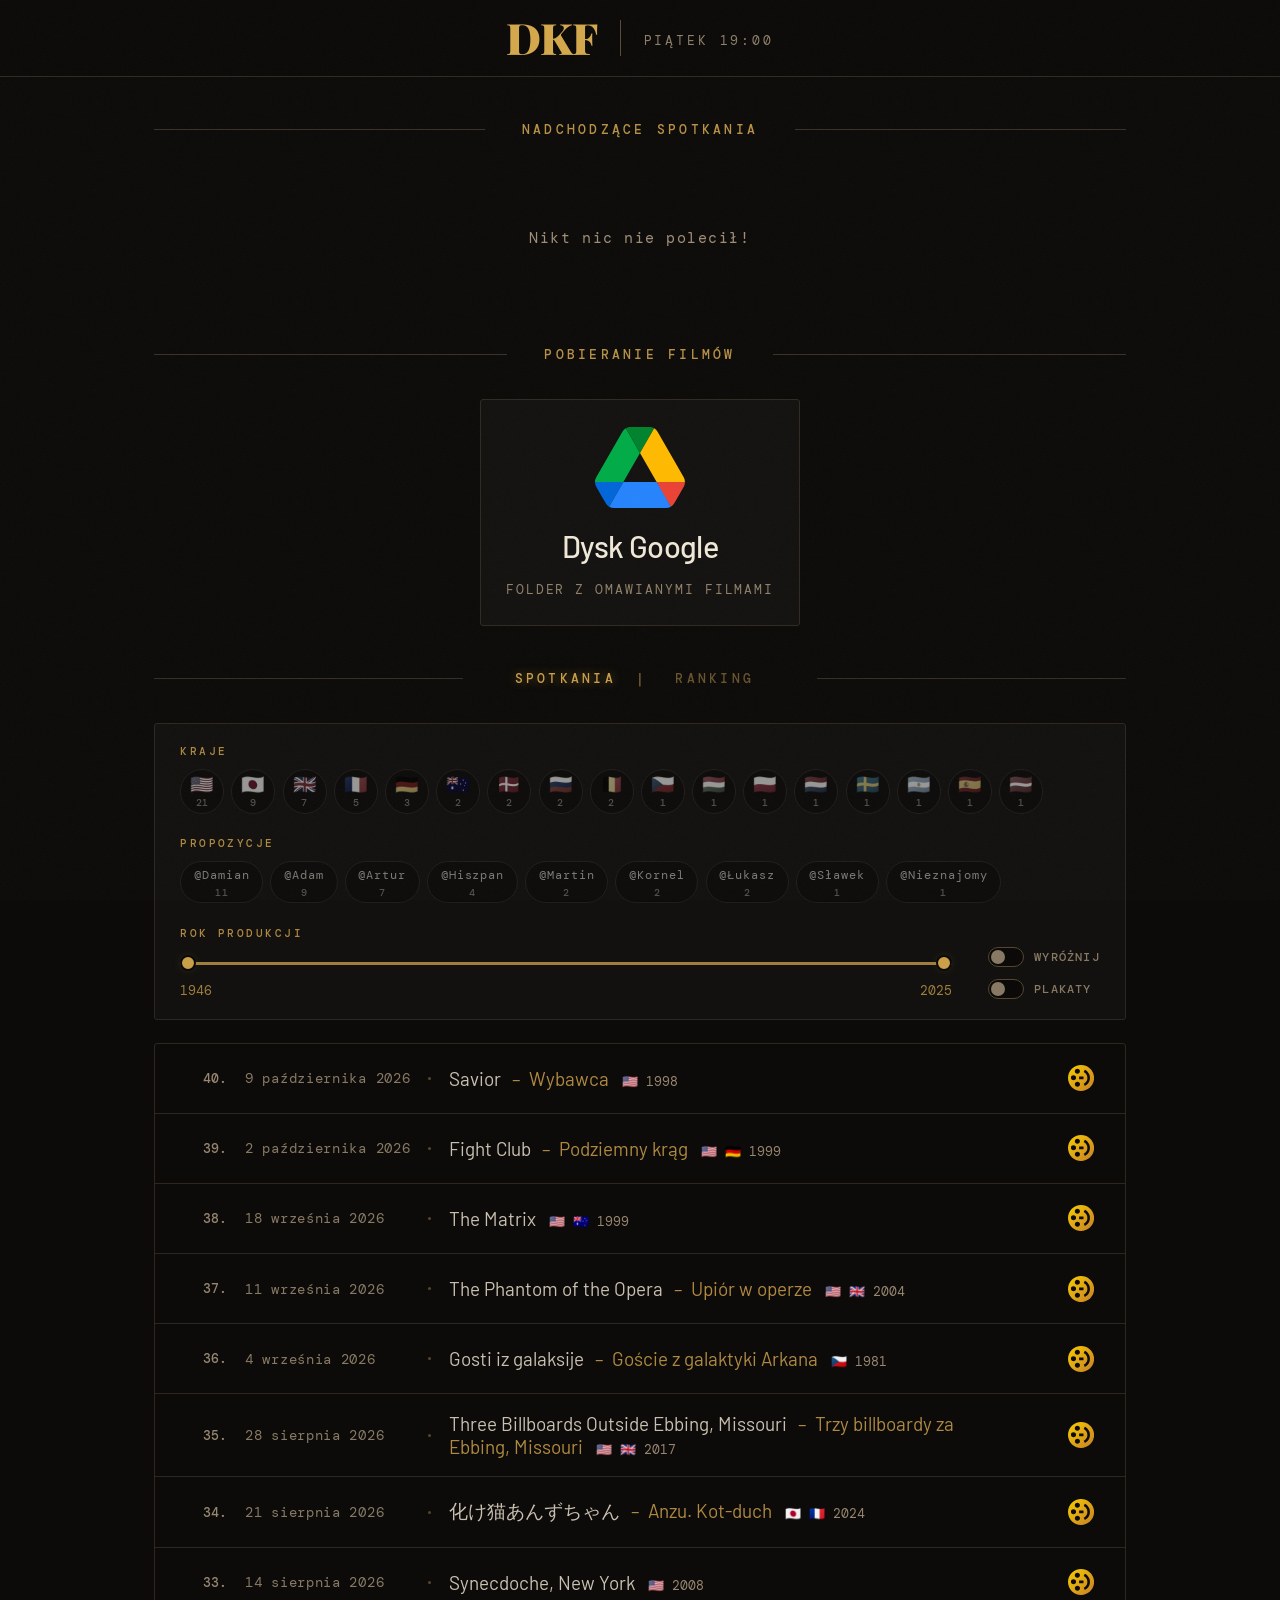
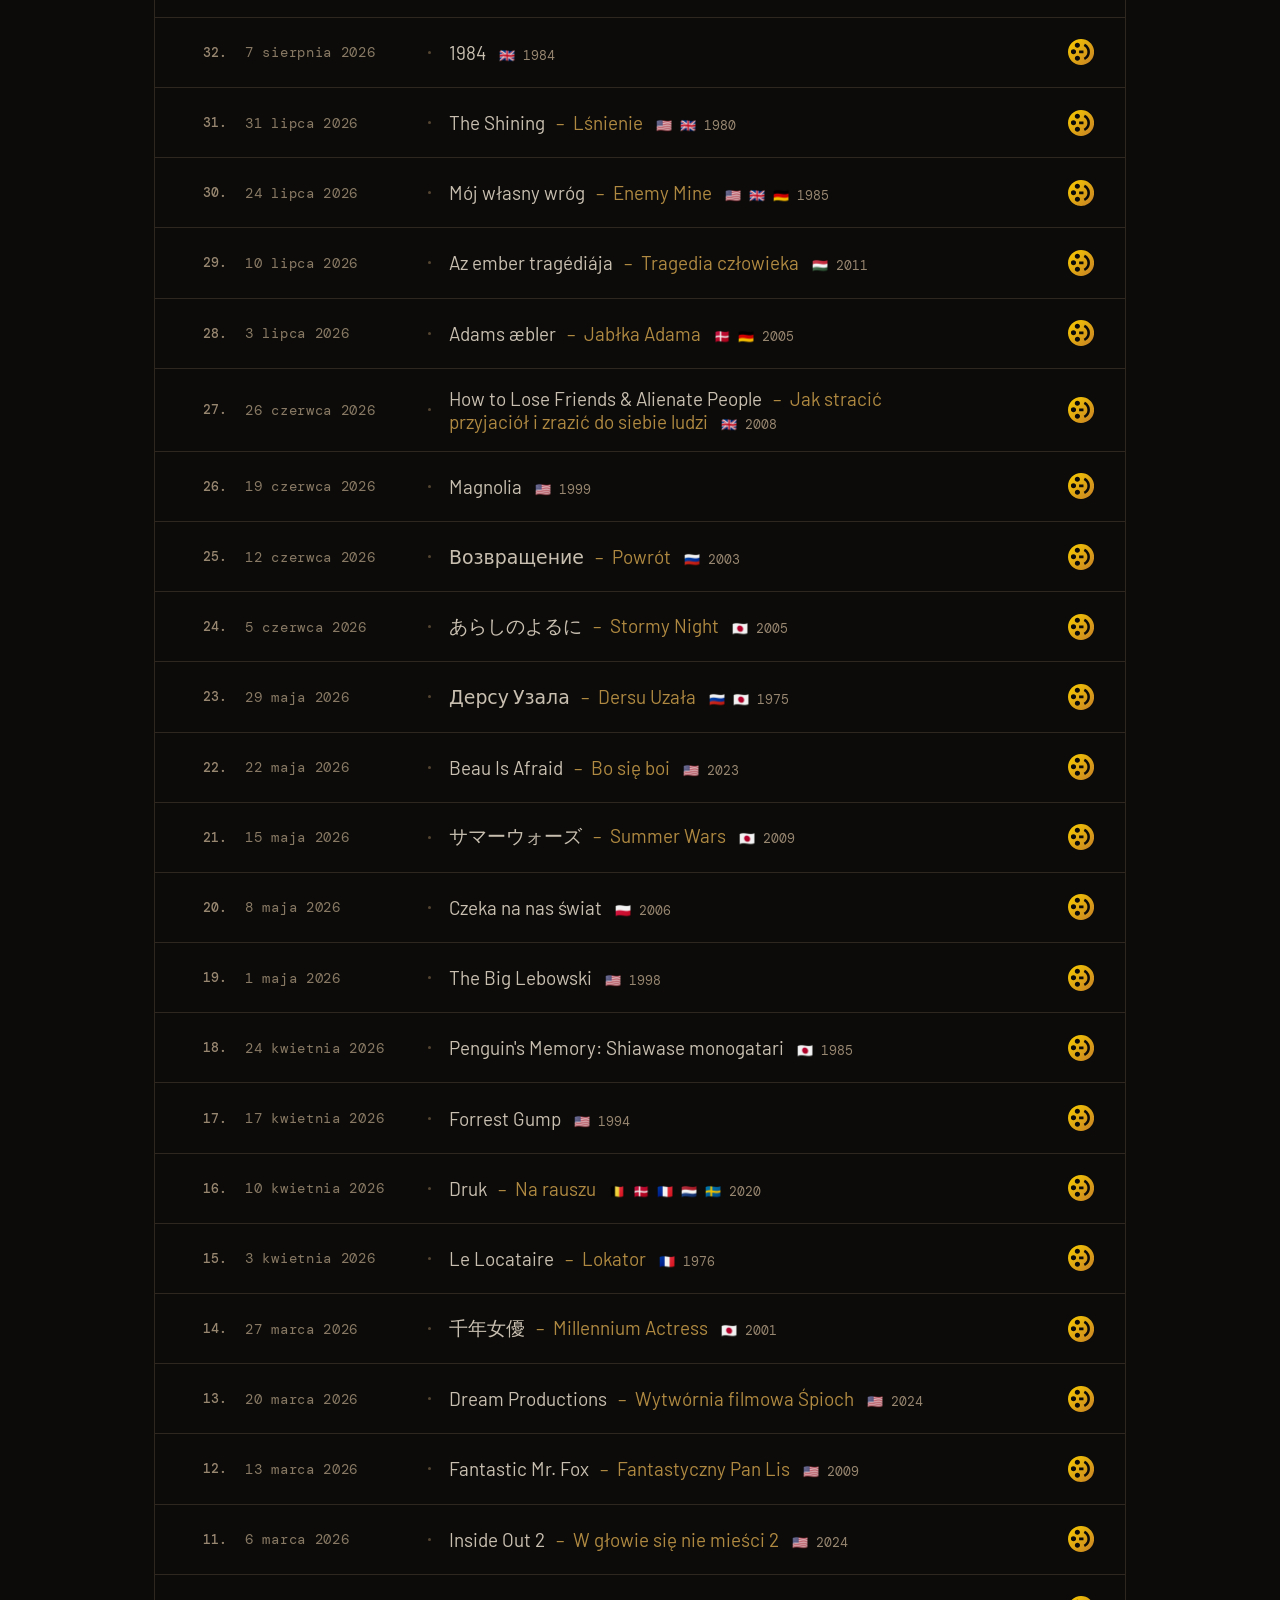
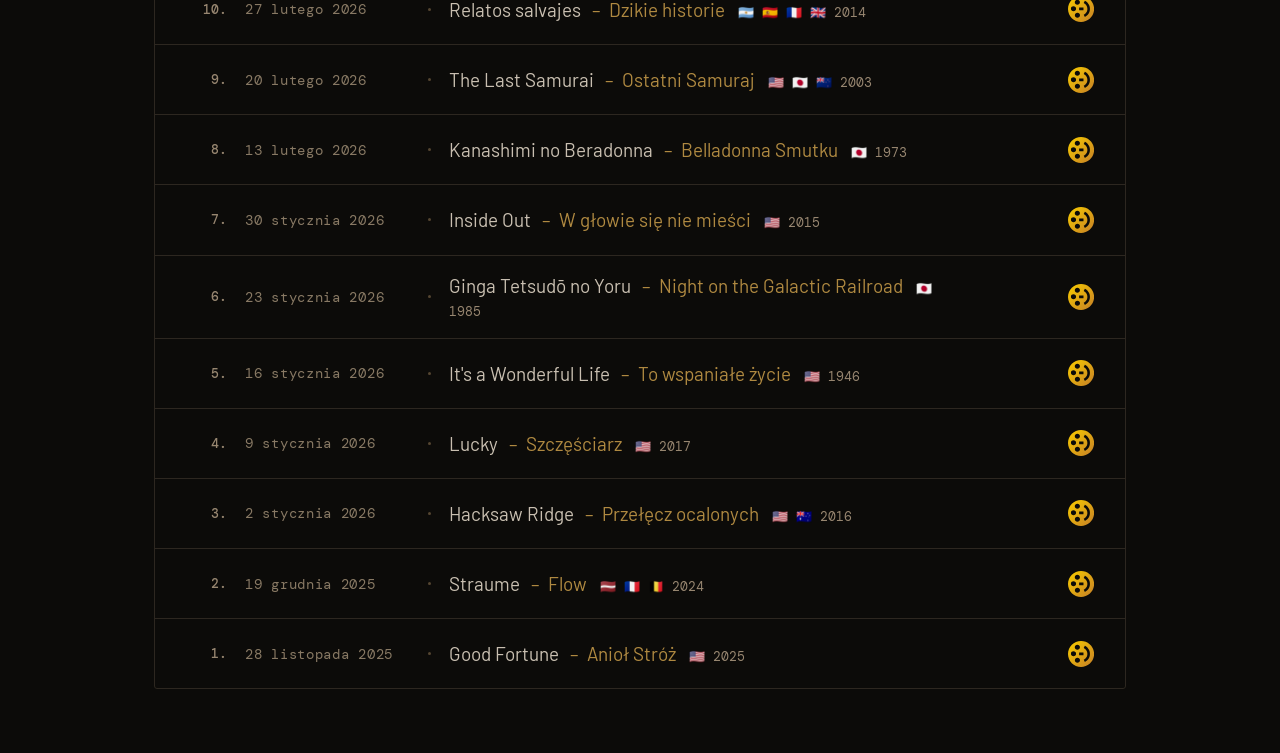
<file: dkf/index.html>
<!DOCTYPE html>
<html lang="pl">
<head>
  <meta charset="UTF-8" />
  <meta name="viewport" content="width=device-width, initial-scale=1.0" />
  <title>Dyskusyjny Klub Filmowy</title>
  <link rel="icon" type="image/png" href="favicon.png">
  <link rel="preconnect" href="https://fonts.googleapis.com" />
  <link rel="preconnect" href="https://fonts.gstatic.com" crossorigin />
  <link href="https://fonts.googleapis.com/css2?family=Playfair+Display:ital,wght@0,400;0,700;0,900;1,400;1,700&family=DM+Mono:wght@300;400;500&family=Barlow:wght@300;400;500;600&family=Google+Sans:wght@400;500&display=swap" rel="stylesheet" />
  <link rel="stylesheet" href="style.css" />
</head>

<body>
  <div class="grain-overlay"></div>

  <header>
    <div class="header-inner">
      <div class="header-logo">
        <span class="logo-dkf">DKF</span>
        <div class="logo-divider"></div>
        <div class="logo-text"><span class="logo-full">Piątek 19:00</span></div>
      </div>
    </div>
  </header>

  <main>
    <section class="upcoming-section">
      <div class="section-label">
        <span class="label-line"></span>
        <span class="label-text" id="label-upcoming" data-hint="Skopiuj listę nadchodzących spotkań">Nadchodzące spotkania</span>
        <span class="label-line"></span>
      </div>

      <div class="cards-grid" id="upcoming-cards"></div>

      <div class="empty-state hidden" id="upcoming-empty">
        <p>Nikt nic nie polecił!</p>
      </div>
    </section>

    <section class="download-section">
      <div class="section-label">
        <span class="label-line"></span>
        <a class="label-text label-link" href="https://drive.google.com/drive/folders/1pQmbtr6OxSjRZ9QuECT4Y2iY_wdzlDYW?usp=sharing" target="_blank" rel="noopener" data-hint="Dysk wymaga poproszenia o dostęp">Pobieranie filmów</a>
        <span class="label-line"></span>
      </div>

      <div class="cards-grid">
        <a class="drive-card" href="https://drive.google.com/drive/folders/1pQmbtr6OxSjRZ9QuECT4Y2iY_wdzlDYW?usp=sharing" target="_blank" rel="noopener" data-hint="Dysk wymaga poproszenia o dostęp">
          <div class="card-icon"><img src="gdrive.svg" alt="Google Drive" class="drive-icon-large" /></div>
          <h3 class="drive-title">Dysk Google</h3>
          <p class="drive-desc">Folder z omawianymi filmami</p>
        </a>
      </div>
    </section>

    <section class="archive-section">
      <div class="section-label section-label--archive-toggle">
        <span class="label-line"></span>
        <div class="archive-toggle" role="tablist" aria-label="Widok poprzednich spotkań">
          <button type="button" class="archive-toggle-option is-selected" id="toggle-meetings" role="tab" aria-selected="true" aria-controls="meetings-view" data-hint="Kliknij ponownie, aby skopiować listę spotkań">Spotkania</button>
          <span class="archive-toggle-divider" aria-hidden="true">|</span>
          <button type="button" class="archive-toggle-option" id="toggle-ranking" role="tab" aria-selected="false" aria-controls="ranking-view" data-hint="Przełącz na ranking">&nbsp;Ranking</button>
        </div>
        <span class="label-line"></span>
      </div>

      <div class="archive-view archive-view--meetings" id="meetings-view" role="tabpanel" aria-labelledby="toggle-meetings">
        <div class="filters" id="filters">
          <div class="filter-group">
            <span class="filter-label">Kraje</span>
            <div class="filter-countries" id="filter-countries"></div>
          </div>

          <div class="filter-group" id="filter-group-authors">
            <span class="filter-label">Propozycje</span>
            <div class="filter-authors" id="filter-authors"></div>
          </div>

          <div class="filter-group filter-group--year">
            <span class="filter-label">Rok produkcji</span>
            <div class="year-slider" id="year-slider">
              <div class="year-track">
                <div class="year-range" id="year-range"></div>
                <input type="range" id="year-min" class="year-input" />
                <input type="range" id="year-max" class="year-input" />
              </div>
              <div class="year-values">
                <span id="year-min-val">—</span>
                <span id="year-max-val">—</span>
              </div>
            </div>
          </div>

          <div class="filter-switches">
            <label class="switch-control">
              <input type="checkbox" id="show-all-toggle" />
              <span class="switch-track"><span class="switch-thumb"></span></span>
              <span class="switch-text">Wyróżnij</span>
            </label>
            <label class="switch-control">
              <input type="checkbox" id="poster-mode-toggle" />
              <span class="switch-track"><span class="switch-thumb"></span></span>
              <span class="switch-text">Plakaty</span>
            </label>
          </div>
        </div>

        <ul class="archive-list" id="archive-list"></ul>

        <div class="poster-grid hidden" id="archive-poster-grid"></div>

        <div class="empty-state hidden" id="archive-empty">
          <p>Brak omówionych filmów.</p>
        </div>
      </div>

      <div class="archive-view archive-view--ranking hidden" id="ranking-view" role="tabpanel" aria-labelledby="toggle-ranking">
        <div class="ranking-actions ranking-actions--top" id="ranking-actions">
          <button type="button" class="ranking-copy-btn" id="ranking-copy-btn" data-hint="Skopiuj listę filmów w rankingu">Skopiuj ranking</button>
          <button type="button" class="ranking-copy-btn ranking-code-btn" id="ranking-code-btn" data-hint="Skopiuj kod do przywracania rankingu">Skopiuj kod</button>
          <button type="button" class="ranking-copy-btn ranking-restore-btn" id="ranking-restore-btn" data-hint="Odtwórz ranking z kodu">Wczytaj z kodu</button>
        </div>

        <ul class="archive-list ranking-list" id="ranking-list"></ul>

        <div class="empty-state hidden" id="ranking-empty">
          <p>Brak filmów do ułożenia rankingu.</p>
        </div>
      </div>
    </section>
  </main>

  <script src="movies.js"></script>
  <script src="script.js"></script>
</body>
</html>
</file>
<file: dkf/style.css>
/* DYSKUSYJNY KLUB FILMOWY — style v8.1 */

:root {
  --bg:          #0c0b09;
  --bg-card:     #131210;
  --bg-card-h:   #1e1a14;
  --border:      #302a22;
  --border-h:    #5a4a34;
  --gold:        #d4a84c;
  --gold-dim:    #a98640;
  --gold-label:  #b99145;
  --gold-dark:   #6f5830;
  --gold-glow:   rgba(212, 168, 76, 0.14);
  --cream:       #f0e8d8;
  --muted:       #90806a;
  --text:        #d4cabb;
  --text-dim:    #a08e77;
  --fw-red:      #E4261A;
  --font-display: 'Playfair Display', Georgia, serif;
  --font-mono:    'DM Mono', 'Courier New', monospace;
  --font-body:    'Barlow', system-ui, sans-serif;
  --ease-smooth:  cubic-bezier(0.22, 1, 0.36, 1);
}

*, *::before, *::after { box-sizing: border-box; margin: 0; padding: 0; }

html {
  font-size: 18px;
  scroll-behavior: smooth;
}

body {
  background: var(--bg);
  color: var(--text);
  font-family: var(--font-body);
  font-weight: 300;
  min-height: 100vh;
  overflow-x: hidden;
}

body.has-footer main {
  padding-bottom: calc(clamp(2.5rem, 5vw, 4rem) + 76px) !important;
}

/* GRAIN OVERLAY */
.grain-overlay {
  pointer-events: none;
  position: fixed;
  inset: 0;
  z-index: 1000;
  opacity: 0.03;
  background-image: url("data:image/svg+xml,%3Csvg viewBox='0 0 256 256' xmlns='http://www.w3.org/2000/svg'%3E%3Cfilter id='noise'%3E%3CfeTurbulence type='fractalNoise' baseFrequency='0.9' numOctaves='4' stitchTiles='stitch'/%3E%3C/filter%3E%3Crect width='100%25' height='100%25' filter='url(%23noise)'/%3E%3C/svg%3E");
  background-size: 200px 200px;
}

/* HEADER */
header {
  position: sticky;
  top: 0;
  z-index: 100;
  background: rgba(12, 11, 9, 0.93);
  backdrop-filter: blur(16px);
  border-bottom: 1px solid var(--border);
}

.header-inner {
  max-width: 1100px;
  margin: 0 auto;
  padding: 0 clamp(1.25rem, 5vw, 4rem);
  height: 76px;
  display: flex;
  align-items: center;
  justify-content: center;
}

.header-logo {
  display: flex;
  align-items: center;
  gap: clamp(0.75rem, 2vw, 1.25rem);
  flex-wrap: wrap;
  justify-content: center;
}

.logo-dkf {
  font-family: var(--font-display);
  font-size: 2.4rem;
  font-weight: 900;
  color: var(--gold);
  letter-spacing: -0.02em;
  line-height: 1;
}

.logo-divider {
  width: 1px;
  height: 2rem;
  background: var(--border-h);
}

.logo-full {
  font-family: var(--font-mono);
  font-size: 0.72rem;
  font-weight: 400;
  letter-spacing: 0.22em;
  text-transform: uppercase;
  color: var(--muted);
}

/* MAIN */
main {
  max-width: 1100px;
  margin: 0 auto;
  padding: clamp(1.5rem, 3vw, 2.25rem) clamp(1.25rem, 5vw, 4rem) clamp(2.5rem, 5vw, 4rem);
  display: flex;
  flex-direction: column;
  gap: clamp(1.75rem, 3vw, 2.25rem);
}

/* SECTION LABELS */
.section-label {
  display: flex;
  align-items: center;
  gap: 1.5rem;
  margin-bottom: clamp(1.25rem, 2.5vw, 1.75rem);
}

.label-line {
  flex: 1;
  height: 1px;
  background: #3a3128;
  transition: background 0.3s ease;
}

.label-text {
  font-family: var(--font-mono);
  font-size: 0.72rem;
  font-weight: 500;
  letter-spacing: 0.25em;
  text-transform: uppercase;
  color: var(--gold-label);
  white-space: nowrap;
  cursor: pointer;
  user-select: none;
  position: relative;
  padding: 0.4em 0.8em;
  border-radius: 2px;
  transition: color 0.25s ease, text-shadow 0.25s ease;
}

.label-text::after {
  content: '';
  position: absolute;
  bottom: -2px;
  left: 0.8em;
  right: 0.8em;
  height: 1px;
  background: var(--gold-label);
  opacity: 0;
  transition: opacity 0.25s ease;
}

.label-link {
  text-decoration: none;
  display: inline-block;
}

.section-label:hover .label-text {
  color: var(--gold);
  text-shadow: 0 0 12px rgba(212, 168, 76, 0.7), 0 0 30px rgba(212, 168, 76, 0.35), 0 0 60px rgba(212, 168, 76, 0.15);
}

.section-label:hover .label-text::after { opacity: 1; }
.section-label:hover .label-line { background: var(--border-h); }

.section-label:active .label-text {
  color: var(--cream);
  text-shadow: 0 0 20px rgba(240, 232, 216, 0.6);
}

/* HINT POPUP — small unobtrusive tooltip */
.hint-popup {
  position: fixed;
  z-index: 2000;
  transform: translate(-50%, -100%) translateY(4px) scale(0.96);
  background: var(--bg-card-h);
  border: 1px solid var(--border-h);
  color: var(--cream);
  font-family: var(--font-mono);
  font-size: 0.6rem;
  font-weight: 400;
  letter-spacing: 0.08em;
  padding: 0.45em 0.8em;
  border-radius: 5px;
  white-space: nowrap;
  pointer-events: none;
  opacity: 0;
  box-shadow: 0 6px 20px rgba(0,0,0,0.5);
  transition: opacity 0.18s var(--ease-smooth), transform 0.18s var(--ease-smooth);
  max-width: 400px;
  overflow: hidden;
  text-overflow: ellipsis;
}

.hint-popup::after {
  content: '';
  position: absolute;
  top: 100%;
  left: 50%;
  transform: translateX(-50%);
  border: 5px solid transparent;
  border-top-color: var(--border-h);
}

.hint-popup.is-visible {
  opacity: 1;
  transform: translate(-50%, -100%) translateY(0) scale(1);
}

/* ARCHIVE / RANKING TOGGLE HEADER */
.archive-toggle {
  width: min(300px, 100%);
  display: grid;
  grid-template-columns: minmax(0, 1fr) auto minmax(0, 1fr);
  align-items: center;
  column-gap: 1.05rem;
}

.archive-toggle-divider {
  justify-self: center;
  font-family: var(--font-mono);
  font-size: 0.72rem;
  color: var(--gold-label);
  transition: color 0.25s ease, text-shadow 0.25s ease;
}

.archive-toggle-option {
  appearance: none;
  border: none;
  background: transparent;
  font-family: var(--font-mono);
  font-size: 0.72rem;
  font-weight: 500;
  letter-spacing: 0.25em;
  text-transform: uppercase;
  color: var(--gold-dark);
  cursor: pointer;
  user-select: none;
  padding: 0.4em 0.1em;
  border-radius: 2px;
  transition: color 0.25s ease, text-shadow 0.25s ease, opacity 0.2s ease;
}

.archive-toggle-option:first-child { justify-self: end; text-align: right; }
.archive-toggle-option:last-child { justify-self: start; text-align: left; }

.archive-toggle-option.is-selected {
  color: var(--gold);
  text-shadow: 0 0 12px rgba(212, 168, 76, 0.55), 0 0 30px rgba(212, 168, 76, 0.22);
}

.archive-toggle-option:not(.is-selected):hover { color: var(--gold-label); }
.archive-toggle-option:active { opacity: 0.7; }

.section-label:hover .archive-toggle-divider {
  color: var(--gold);
  text-shadow: 0 0 12px rgba(212, 168, 76, 0.35);
}

/* style.css */

/* CARDS GRID */
.cards-grid {
  display: flex;
  flex-wrap: wrap;
  gap: 1.5rem;
  justify-content: center;
}

.cards-grid > * {
  flex: 1 1 calc((100% - 3rem) / 3 - 1px);
  max-width: 320px;
}

.download-section .cards-grid > * {
  width: auto;
  flex: 0 1 320px;
  min-width: 280px;
}

/* MOVIE CARD */
.movie-card {
  background: var(--bg-card);
  border: 1px solid var(--border);
  border-radius: 3px;
  width: 100%;
  min-height: 420px;
  display: flex;
  flex-direction: column;
  align-items: center;
  text-align: center;
  overflow: hidden;
  position: relative;
  cursor: pointer;
  transition: border-color 0.3s ease, transform 0.4s var(--ease-smooth), box-shadow 0.4s var(--ease-smooth), background 0.3s ease;
  animation: fadeInUp 0.5s ease both;
}

.movie-card::before {
  content: '';
  position: absolute;
  inset: 0;
  background-image: linear-gradient(180deg, rgba(19, 18, 16, 0.4) 0%, rgba(19, 18, 16, 0.85) 100%), var(--poster-url, none);
  background-size: cover;
  background-position: center;
  opacity: 0.3;
  filter: grayscale(0.2);
  transition: opacity 0.4s ease, filter 0.4s ease;
  z-index: 0;
}

.movie-card::after {
  content: '';
  position: absolute;
  top: 0;
  left: 0;
  right: 0;
  height: 2px;
  background: linear-gradient(90deg, transparent, var(--gold-dim), transparent);
  opacity: 0;
  transition: opacity 0.3s ease;
  z-index: 2;
}

.movie-card:hover {
  border-color: var(--border-h);
  transform: translateY(-6px);
  box-shadow: 0 26px 70px rgba(0,0,0,0.72), 0 6px 22px rgba(0,0,0,0.4), 0 0 0 1px var(--border-h);
  background: var(--bg-card-h);
}

.movie-card:hover::before {
  background-image: linear-gradient(180deg, rgba(19, 18, 16, 0.1) 0%, rgba(19, 18, 16, 0.45) 100%), var(--poster-url, none);
  opacity: 1;
  filter: grayscale(0);
}

/* HOVER EFFECT: Makes details transparent to reveal the background, but uses high-contrast drop contours for clarity */
.movie-card:hover .date-day,
.movie-card:hover .date-month-year,
.movie-card:hover .card-title,
.movie-card:hover .card-alt,
.movie-card:hover .card-year {
  opacity: 0.75;
  text-shadow:
    0 1px 2px rgba(12, 11, 9, 0.95),  /* Sharp black contour boundary */
    0 3px 8px rgba(12, 11, 9, 0.8),   /* Dark focus barrier */
    0 8px 20px rgba(12, 11, 9, 0.6);  /* Wide ambient drop overlay */
}

.movie-card:hover::after { opacity: 1; }

.movie-card.is-today {
  border-color: var(--gold-dim);
  box-shadow: 0 0 0 1px var(--gold-dim), 0 0 50px var(--gold-glow);
}

.movie-card.is-today::after {
  opacity: 1;
  background: linear-gradient(90deg, transparent, var(--gold), transparent);
}

.movie-card.is-past { opacity: 0.72; }

.movie-card > * {
  position: relative;
  z-index: 1;
}

.card-date {
  width: 100%;
  padding: 0.5rem 1.5rem 1rem;
  display: flex;
  flex-direction: column;
  align-items: center;
  background: linear-gradient(180deg, rgba(212,168,76,0.06) 0%, transparent 100%);
  position: relative;
}

.card-count {
  position: absolute;
  top: 0.6rem;
  right: 0.9rem;
  font-family: var(--font-mono);
  font-size: 0.7rem;
  font-weight: 500;
  letter-spacing: 0.08em;
  color: var(--gold-dim);
  background: rgba(48, 42, 34, 0.55);
  border: 1px solid rgba(212, 168, 76, 0.18);
  padding: 0.2em 0.55em;
  border-radius: 999px;
  backdrop-filter: blur(4px);
}

.date-day {
  font-family: var(--font-display);
  font-size: 6rem;
  font-weight: 900;
  color: var(--cream);
  line-height: 1;
  letter-spacing: -0.04em;
  transition: opacity 0.35s var(--ease-smooth), text-shadow 0.35s var(--ease-smooth);
}

.date-gap { height: 0.9rem; }

.date-month-year {
  font-family: var(--font-mono);
  font-size: 0.85rem;
  font-weight: 400;
  color: var(--gold-dim);
  letter-spacing: 0.22em;
  text-transform: uppercase;
  line-height: 1;
  transition: opacity 0.35s var(--ease-smooth), text-shadow 0.35s var(--ease-smooth);
}

.badge-today {
  display: inline-block;
  margin-top: 1rem;
  font-family: var(--font-mono);
  font-size: 0.6rem;
  letter-spacing: 0.2em;
  text-transform: uppercase;
  background: var(--gold);
  color: var(--bg);
  padding: 0.3em 0.9em;
  border-radius: 1px;
  font-weight: 500;
}

.card-divider {
  width: calc(100% - 2.5rem);
  height: 1px;
  background: linear-gradient(90deg, transparent, var(--border-h), transparent);
  margin: 1.25rem 0 0;
}

.card-info {
  padding: 1.75rem 1.5rem;
  display: flex;
  flex-direction: column;
  align-items: center;
  justify-content: center;
  gap: 0.75rem;
  flex: 1;
  width: 100%;
}

.card-title {
  font-family: var(--font-display);
  font-size: 1.60rem;
  font-weight: 700;
  color: var(--cream);
  line-height: 1.2;
  letter-spacing: -0.01em;
  transition: opacity 0.35s var(--ease-smooth), text-shadow 0.35s var(--ease-smooth);
}

/* main card altName — NOT italic, same display font as title, distinct colour */
.card-alt {
  font-family: var(--font-display);
  font-style: normal;
  font-size: 1.1rem;
  color: var(--gold-label);
  line-height: 1.3;
  transition: opacity 0.35s var(--ease-smooth), text-shadow 0.35s var(--ease-smooth);
}

.card-year {
  font-family: var(--font-mono);
  font-size: 0.8rem;
  font-weight: 400;
  color: var(--text-dim);
  letter-spacing: 0.18em;
  margin-top: 0.6rem;
  transition: opacity 0.35s var(--ease-smooth), text-shadow 0.35s var(--ease-smooth);
}

.card-author {
  font-family: var(--font-mono);
  font-size: 0.7rem;
  font-weight: 400;
  letter-spacing: 0.15em;
  color: var(--cream);
  padding: 0.3em 0.85em;
  border-radius: 999px;
  margin-top: 0.3rem;
  line-height: 1.4;

  /* Transitions */
  transition: opacity 0.3s ease, text-shadow 0.3s ease, background 0.3s ease, border-color 0.3s ease;

  /* --- High Transparency, Low Blur Glass --- */
  background: rgba(12, 11, 9, 0.45);   /* Darker backing for contrast */
  -webkit-backdrop-filter: blur(1px);  /* Safari support */
  backdrop-filter: blur(1px);          /* 1px blur */
  
  /* Delicate light-catching rim */
  border: 1px solid rgba(240, 232, 218, 0.15); 
  
  /* Specular top reflection + soft drop shadow */
  box-shadow: 
    0 3px 8px rgba(0, 0, 0, 0.3), 
    inset 0 1px 0 rgba(255, 255, 255, 0.12);
}

.card-link {
  width: 100%;
  display: flex;
  align-items: center;
  justify-content: center;
  padding: 0.8rem 1.5rem;
  border-top: 1px solid var(--border);
  transition: background 0.2s ease;
  margin-top: auto;
  text-decoration: none;
}

.card-link:hover { background: rgba(212,168,76,0.06); }

.filmweb-logo-full {
  height: 29px;
  width: auto;
  display: block;
  transition: transform 0.25s var(--ease-smooth), filter 0.25s ease;
}

.card-link:hover .filmweb-logo-full {
  transform: scale(1.08);
  filter: drop-shadow(0 0 8px rgba(212, 169, 76, 0.368)) drop-shadow(0 0 24px rgba(212, 168, 76, 0.12));
}

/* POSTER GRID (archive poster mode) — inverse of upcoming: image first, dim+info on hover */
.poster-grid {
  display: flex;
  flex-wrap: wrap;
  gap: 1.1rem;
  justify-content: center;
  animation: fadeInUp 0.4s var(--ease-smooth) both;
}

.poster-card {
  position: relative;
  width: calc((100% - 3.3rem) / 4);
  aspect-ratio: 2 / 3;
  border: 1px solid var(--border);
  border-radius: 3px;
  overflow: hidden;
  cursor: pointer;
  background: var(--bg-card);
  transition: border-color 0.3s ease, transform 0.4s var(--ease-smooth), box-shadow 0.4s var(--ease-smooth);
  animation: fadeInUp 0.4s var(--ease-smooth) both;
}

.poster-card:hover {
  border-color: var(--border-h);
  transform: translateY(-5px);
  box-shadow: 0 22px 60px rgba(0,0,0,0.7), 0 5px 18px rgba(0,0,0,0.4), 0 0 0 1px var(--border-h);
}

.poster-card.is-filtered-out { opacity: 0.38; }

.poster-card.is-filtered-out::after {
  content: '';
  position: absolute;
  inset: 0;
  z-index: 0; /* Sits above the image */
  pointer-events: none; /* Ensures the card is still clickable/hoverable */
  background: repeating-linear-gradient(
    -45deg,
    transparent,
    transparent 8px,
    rgba(0, 0, 0, 0.5) 8px,
    rgba(0, 0, 0, 0.5) 16px
  );
}

.poster-card-img {
  position: absolute;
  inset: 0;
  background-size: cover;
  background-position: center;
  display: flex;
  align-items: center;
  justify-content: center;
  transition: filter 0.4s ease, transform 0.5s var(--ease-smooth);
  background-color: var(--bg-card);
}

.poster-card:hover .poster-card-img {
  filter: brightness(0.22) grayscale(0.3);
  transform: scale(1.05);
}

.poster-card-noimg {
  font-family: var(--font-display);
  font-size: 1.1rem;
  color: var(--muted);
  text-align: center;
  padding: 1rem;
}

.poster-card-overlay {
  position: absolute;
  inset: 0;
  display: flex;
  flex-direction: column;
  align-items: center;
  justify-content: center;
  text-align: center;
  gap: 0.4rem;
  padding: 1rem;
  opacity: 0;
  transform: translateY(8px);
  transition: opacity 0.35s var(--ease-smooth), transform 0.35s var(--ease-smooth);
  z-index: 1;
}

.poster-card:hover .poster-card-overlay {
  opacity: 1;
  transform: translateY(0);
}

.poster-card-count {
  font-family: var(--font-mono);
  font-size: 0.65rem;
  font-weight: 500;
  letter-spacing: 0.1em;
  color: var(--gold);
  background: rgba(48, 42, 34, 0.5);
  border: 1px solid rgba(212, 168, 76, 0.25);
  padding: 0.2em 0.6em;
  border-radius: 999px;
  margin-bottom: 0.2rem;
}

.poster-card-title {
  font-family: var(--font-display);
  font-size: 1.15rem;
  font-weight: 700;
  color: var(--cream);
  line-height: 1.2;
}

.poster-card-alt {
  font-family: var(--font-display);
  font-style: normal;
  font-size: 0.85rem;
  color: var(--gold-label);
  line-height: 1.25;
}

.poster-card-meta {
  font-family: var(--font-mono);
  font-size: 0.68rem;
  font-weight: 400;
  letter-spacing: 0.12em;
  color: var(--text);
}

.poster-card-date {
  font-family: var(--font-mono);
  font-size: 0.6rem;
  font-weight: 400;
  letter-spacing: 0.08em;
  color: var(--muted);
}

.poster-card-author {
  font-family: var(--font-mono);
  font-size: 0.58rem;
  letter-spacing: 0.1em;
  color: var(--cream);
  background: rgba(48, 42, 34, 0.5);
  border: 1px solid rgba(212, 168, 76, 0.2);
  padding: 0.2em 0.65em;
  border-radius: 999px;
  margin-top: 0.15rem;
}

.poster-card-link {
  display: flex;
  align-items: center;
  justify-content: center;
  margin-top: 0.5rem;
  padding: 0.2rem;
  border-radius: 5px;
  text-decoration: none;
}

.poster-card-link:hover .filmweb-logo-sq {
  transform: scale(1.12);
  filter: drop-shadow(0 0 8px rgba(212, 169, 76, 0.368));
}

/* FILTERS */
.filters {
  display: flex;
  flex-wrap: wrap;
  align-items: flex-start;
  gap: 1.25rem 2rem;
  padding: 1.1rem 1.4rem;
  margin-bottom: 1.25rem;
  border: 1px solid var(--border);
  border-radius: 3px;
  background: var(--bg-card);
}

.filter-group {
  display: flex;
  flex-direction: column;
  gap: 0.6rem;
  min-width: 0;
}

.filter-group--year { flex: 1; min-width: 220px; }

.filter-label {
  font-family: var(--font-mono);
  font-size: 0.62rem;
  font-weight: 500;
  letter-spacing: 0.22em;
  text-transform: uppercase;
  color: var(--gold-label);
}

.filter-countries {
  display: flex;
  flex-wrap: wrap;
  gap: 0.4rem;
}

/* interactive chip = rounded; inner content blocks = squared */
.country-chip {
  appearance: none;
  border: 1px solid var(--border);
  background: var(--bg);
  border-radius: 999px;
  padding: 0.32rem 0.5rem 0.28rem;
  cursor: pointer;
  line-height: 1;
  font-size: 1rem;
  filter: grayscale(0.6);
  opacity: 0.6;
  display: flex;
  flex-direction: column;
  align-items: center;
  gap: 0.2rem;
  transition: opacity 0.2s ease, border-color 0.2s ease, filter 0.2s ease, transform 0.18s var(--ease-smooth), box-shadow 0.2s ease;
}

.country-chip:hover { opacity: 0.9; border-color: var(--border-h); transform: translateY(-2px); }

.country-chip.is-active {
  opacity: 1;
  filter: grayscale(0);
  border-color: var(--gold-dim);
  box-shadow: 0 0 14px var(--gold-glow);
}

.country-flag { font-size: 1.05rem; }

.country-count {
  font-family: var(--font-mono);
  font-size: 0.55rem;
  font-weight: 500;
  letter-spacing: 0.05em;
  color: var(--muted);
  line-height: 1;
}

/* AUTHOR FILTER CHIPS */
.filter-authors {
  display: flex;
  flex-wrap: wrap;
  gap: 0.4rem;
}

.author-chip {
  appearance: none;
  border: 1px solid var(--border);
  background: var(--bg);
  border-radius: 999px;
  padding: 0.32rem 0.7rem 0.28rem;
  cursor: pointer;
  line-height: 1;
  filter: grayscale(0.6);
  opacity: 0.6;
  display: flex;
  flex-direction: column;
  align-items: center;
  gap: 0.2rem;
  transition: opacity 0.2s ease, border-color 0.2s ease, filter 0.2s ease, transform 0.18s var(--ease-smooth), box-shadow 0.2s ease;
}

.author-chip:hover { opacity: 0.9; border-color: var(--border-h); transform: translateY(-2px); }

.author-chip.is-active {
  opacity: 1;
  filter: grayscale(0);
  border-color: var(--gold-dim);
  background: rgba(138, 110, 56, 0.18);
  box-shadow: 0 0 14px var(--gold-glow);
}

.author-chip-name {
  font-family: var(--font-mono);
  font-size: 0.68rem;
  font-weight: 400;
  letter-spacing: 0.08em;
  color: var(--text);
  line-height: 1.3;
}

.author-bubble {
  font-family: var(--font-mono);
  font-size: 0.6rem;
  font-weight: 400;
  letter-spacing: 0.1em;
  color: var(--cream);
  padding: 0.26em 0.7em;
  border-radius: 999px;
  white-space: nowrap;
  flex-shrink: 0;
  line-height: 1.4;
  align-self: center;
  transition: background 0.25s ease, border-color 0.25s ease, opacity 0.25s ease, text-shadow 0.25s ease;

  /* --- High Transparency, Low Blur Glass --- */
  background: rgba(12, 11, 9, 0.4);
  -webkit-backdrop-filter: blur(1px);
  backdrop-filter: blur(1px);
  border: 1px solid rgba(240, 232, 218, 0.12);
  box-shadow: 
    0 2px 6px rgba(0, 0, 0, 0.25),
    inset 0 1px 0 rgba(255, 255, 255, 0.1);
}

.archive-item:hover .author-bubble {
  /* Darkens slightly on hover to maintain legibility against highlighted backgrounds */
  background: rgba(12, 11, 9, 0.6);
  border-color: rgba(212, 168, 76, 0.25);
}

/* YEAR DUAL-SLIDER */
.year-slider { width: 100%; }

.year-track {
  position: relative;
  height: 1.4rem;
  display: flex;
  align-items: center;
}

.year-track::before {
  content: '';
  position: absolute;
  left: 0;
  right: 0;
  height: 3px;
  border-radius: 3px;
  background: var(--border);
}

.year-range {
  position: absolute;
  height: 3px;
  border-radius: 3px;
  background: var(--gold-dim);
}

.year-input {
  position: absolute;
  left: 0;
  width: 100%;
  margin: 0;
  background: none;
  pointer-events: none;
  -webkit-appearance: none;
  appearance: none;
}

.year-input::-webkit-slider-thumb {
  -webkit-appearance: none;
  appearance: none;
  pointer-events: auto;
  width: 16px;
  height: 16px;
  border-radius: 50%;
  background: var(--gold);
  border: 2px solid var(--bg);
  cursor: pointer;
  box-shadow: 0 0 8px var(--gold-glow);
  transition: transform 0.15s var(--ease-smooth);
}

.year-input::-webkit-slider-thumb:hover { transform: scale(1.15); }

.year-input::-moz-range-thumb {
  pointer-events: auto;
  width: 16px;
  height: 16px;
  border-radius: 50%;
  background: var(--gold);
  border: 2px solid var(--bg);
  cursor: pointer;
}

.year-input::-moz-range-track { background: transparent; }

.year-values {
  display: flex;
  justify-content: space-between;
  font-family: var(--font-mono);
  font-size: 0.72rem;
  font-weight: 400;
  color: var(--gold-dim);
  margin-top: 0.35rem;
}

.year-slider--single .year-input { display: none; }
.year-slider--single .year-track::before,
.year-slider--single .year-range { display: none; }
.year-slider--single .year-values { justify-content: center; }
.year-slider--single #year-max-val { display: none; }

/* FILTER SWITCHES */
.filter-switches {
  display: flex;
  flex-direction: column;
  gap: 0.7rem;
  align-self: flex-end;
}

.switch-control {
  display: flex;
  align-items: center;
  gap: 0.6rem;
  cursor: pointer;
  user-select: none;
}

.switch-control input { position: absolute; opacity: 0; pointer-events: none; }

.switch-track {
  position: relative;
  width: 36px;
  height: 20px;
  border-radius: 999px;
  background: var(--bg);
  border: 1px solid var(--border-h);
  flex-shrink: 0;
  transition: background 0.3s var(--ease-smooth), border-color 0.3s var(--ease-smooth);
}

.switch-thumb {
  position: absolute;
  top: 50%;
  left: 2px;
  transform: translateY(-50%);
  width: 14px;
  height: 14px;
  border-radius: 50%;
  background: var(--muted);
  transition: transform 0.3s var(--ease-smooth), background 0.3s var(--ease-smooth), box-shadow 0.3s var(--ease-smooth);
}

.switch-control input:checked + .switch-track {
  background: var(--gold-dim);
  border-color: var(--gold);
}

.switch-control input:checked + .switch-track .switch-thumb {
  transform: translateY(-50%) translateX(16px);
  background: var(--cream);
  box-shadow: 0 0 8px var(--gold-glow);
}

.switch-control:hover .switch-track { border-color: var(--gold-dim); }

.switch-text {
  font-family: var(--font-mono);
  font-size: 0.66rem;
  font-weight: 500;
  letter-spacing: 0.1em;
  text-transform: uppercase;
  color: var(--muted);
  transition: color 0.25s ease;
}

.switch-control input:checked ~ .switch-text { color: var(--gold-label); }

/* ARCHIVE — numbered list */
.archive-section { opacity: 0.95; }

.archive-list {
  list-style: none;
  border: 1px solid var(--border);
  border-radius: 3px;
  overflow: hidden;
  animation: fadeInUp 0.4s var(--ease-smooth) both;
}

.archive-item {
  display: grid;
  grid-template-columns: 2.5rem 165px auto 1fr auto auto;
  align-items: center;
  gap: 1rem;
  padding: 1rem 1.5rem;
  border-bottom: 1px solid var(--border);
  transition: background 0.2s ease, opacity 0.2s ease, box-shadow 0.25s ease;
  cursor: pointer;
}

.archive-item:last-child { border-bottom: none; }
.archive-item:hover {
  background: var(--bg-card);
  box-shadow: inset 0 0 0 1px var(--border-h), 0 6px 22px rgba(0,0,0,0.35);
}

.archive-item.is-filtered-out {
  opacity: 0.4;
  background: repeating-linear-gradient(
    -45deg,
    transparent,
    transparent 8px,
    rgba(212,168,76,0.04) 8px,
    rgba(212,168,76,0.04) 16px
  );
}

.archive-num {
  font-family: var(--font-mono);
  font-size: 0.72rem;
  font-weight: 500;
  color: var(--text-dim);
  text-align: right;
  white-space: nowrap;
}

.archive-date {
  font-family: var(--font-mono);
  font-size: 0.78rem;
  font-weight: 400;
  color: var(--muted);
  letter-spacing: 0.05em;
  white-space: nowrap;
}

.archive-dot {
  width: 3px;
  height: 3px;
  border-radius: 50%;
  background: var(--border-h);
  flex-shrink: 0;
}

.archive-title {
  font-family: var(--font-body);
  font-size: 1.05rem;
  color: var(--text);
  font-weight: 400;
}

/* archive altName — distinct colour, not italic */
.archive-alt {
  font-style: normal;
  color: var(--gold-label);
  margin-left: 0.4rem;
}

.archive-year {
  font-family: var(--font-mono);
  font-size: 0.72rem;
  font-weight: 400;
  color: var(--text-dim);
  margin-left: 0.5rem;
}

.archive-link {
  display: flex;
  align-items: center;
  text-decoration: none;
  padding: 0.2rem;
  border-radius: 3px;
}

.filmweb-logo-sq {
  width: 26px;
  height: 26px;
  display: block;
  transition: transform 0.2s var(--ease-smooth), filter 0.2s ease;
}

.archive-link:hover .filmweb-logo-sq {
  transform: scale(1.12);
  filter: drop-shadow(0 0 8px rgba(212, 169, 76, 0.368)) drop-shadow(0 0 24px rgba(212, 168, 76, 0.12));
}

/* RANKING */
.archive-view--ranking { display: block; }

.ranking-list { margin-top: 0; }

.ranking-item {
  grid-template-columns: 2.5rem 1.5rem minmax(0, 1fr) auto auto;
  cursor: grab;
  user-select: none;
}

.ranking-item:active { cursor: grabbing; }

.ranking-item.is-dragging {
  opacity: 0.52;
  background: var(--bg-card-h);
  box-shadow: inset 0 0 0 1px var(--border-h), 0 10px 30px rgba(0,0,0,0.5);
}

.ranking-num { color: var(--gold-label); }

.ranking-handle {
  display: flex;
  align-items: center;
  justify-content: center;
  color: var(--gold-dim);
  cursor: grab;
  opacity: 0.6;
  transition: color 0.2s ease, opacity 0.2s ease, transform 0.2s var(--ease-smooth);
}

.ranking-handle svg { display: block; }

.ranking-item:hover .ranking-handle { color: var(--gold); opacity: 1; transform: scale(1.1); }
.ranking-title { min-width: 0; }

/* RANKING ACTIONS */
.ranking-actions {
  display: flex;
  flex-wrap: wrap;
  justify-content: center;
  gap: 0.75rem;
}

.ranking-actions--top { margin-bottom: 1.25rem; }

.ranking-copy-btn {
  appearance: none;
  border: 1px solid var(--border-h);
  background: linear-gradient(180deg, var(--bg-card-h), var(--bg-card));
  color: var(--gold-label);
  font-family: var(--font-mono);
  font-size: 0.72rem;
  font-weight: 500;
  letter-spacing: 0.18em;
  text-transform: uppercase;
  padding: 0.85em 1.5em;
  border-radius: 999px;
  cursor: pointer;
  transition: color 0.25s ease, border-color 0.25s ease, background 0.25s ease, box-shadow 0.25s var(--ease-smooth), transform 0.18s var(--ease-smooth);
}

.ranking-copy-btn:hover {
  color: var(--gold);
  border-color: var(--gold-dim);
  background: linear-gradient(180deg, #26201780, var(--bg-card-h));
  box-shadow: 0 8px 28px rgba(0,0,0,0.4), 0 0 28px rgba(212, 168, 76, 0.12);
  transform: translateY(-2px);
}

.ranking-copy-btn:active { transform: translateY(-1px) scale(0.98); }

.ranking-restore-btn { color: var(--muted); }

/* DOWNLOAD SECTION */
.drive-card {
  display: flex;
  flex-direction: column;
  align-items: center;
  justify-content: center;
  text-align: center;
  background: var(--bg-card);
  border: 1px solid var(--border);
  border-radius: 3px;
  width: 100%;
  min-height: 160px;
  padding: 1.5rem 1rem;
  gap: 0.9rem;
  text-decoration: none;
  color: inherit;
  overflow: hidden;
  position: relative;
  transition: border-color 0.3s ease, transform 0.4s var(--ease-smooth), box-shadow 0.4s var(--ease-smooth), background 0.3s ease;
  animation: fadeInUp 0.5s ease both;
}

.drive-card::after {
  content: '';
  position: absolute;
  top: 0;
  left: 0;
  right: 0;
  height: 2px;
  background: linear-gradient(90deg, transparent, var(--gold-dim), transparent);
  opacity: 0;
  transition: opacity 0.3s ease;
}

.drive-card:hover {
  border-color: var(--border-h);
  transform: translateY(-6px);
  box-shadow: 0 26px 70px rgba(0,0,0,0.72), 0 6px 22px rgba(0,0,0,0.4), 0 0 0 1px var(--border-h);
  background: var(--bg-card-h);
}

.drive-card:hover::after { opacity: 1; }

.card-icon { padding: 0; }

.drive-icon-large {
  width: 5rem;
  height: auto;
  transition: filter 0.25s ease, transform 0.25s var(--ease-smooth);
}

.drive-card:hover .drive-icon-large {
  filter: drop-shadow(0 0 8px rgba(212, 169, 76, 0.368)) drop-shadow(0 0 24px rgba(212, 168, 76, 0.12));
  transform: scale(1.08);
}

.drive-title {
  font-family: 'Google Sans', 'Poppins', var(--font-body), sans-serif;
  font-weight: 500;
  font-size: 1.7rem;
  letter-spacing: -0.02em;
  color: var(--cream);
  line-height: 1.2;
  transition: color 0.25s ease, text-shadow 0.25s ease, transform 0.25s var(--ease-smooth);
}

.drive-card:hover .drive-title {
  color: var(--gold);
  text-shadow: 0 0 20px rgba(212, 168, 76, 0.4);
  transform: scale(1.04);
}

.drive-desc {
  font-family: var(--font-mono);
  font-size: 0.72rem;
  font-weight: 400;
  letter-spacing: 0.15em;
  text-transform: uppercase;
  color: var(--muted);
}

/* STICKY FOOTER */
footer {
  position: fixed;
  bottom: 0;
  left: 0;
  right: 0;
  z-index: 100;
  height: 76px;
  background: rgba(12, 11, 9, 0.93);
  backdrop-filter: blur(16px);
  border-top: 1px solid var(--border);
  overflow: hidden;
}

.footer-inner {
  position: relative;
  max-width: 1100px;
  margin: 0 auto;
  padding: 0 clamp(1.25rem, 5vw, 4rem);
  height: 100%;
}

.footer-content {
  display: flex;
  align-items: center;
  justify-content: center;
  gap: 1.25rem;
  height: 100%;
  transition: opacity 0.25s ease, transform 0.25s ease;
}

.footer-label {
  font-family: var(--font-mono);
  font-size: 0.65rem;
  font-weight: 500;
  letter-spacing: 0.22em;
  text-transform: uppercase;
  color: var(--muted);
  white-space: nowrap;
  flex-shrink: 0;
}

.footer-divider {
  width: 1px;
  height: 2rem;
  background: var(--border-h);
  flex-shrink: 0;
}

.footer-meta {
  display: flex;
  align-items: center;
  gap: 0.65rem;
  min-width: 0;
}

.footer-date {
  font-family: var(--font-mono);
  font-size: 0.72rem;
  font-weight: 400;
  color: var(--gold-dim);
  white-space: nowrap;
  flex-shrink: 0;
  letter-spacing: 0.05em;
}

.footer-sep { color: var(--border-h); font-size: 0.9rem; flex-shrink: 0; }

.footer-title {
  font-family: var(--font-display);
  font-size: 1.05rem;
  font-weight: 700;
  color: var(--cream);
  white-space: nowrap;
  overflow: hidden;
  text-overflow: ellipsis;
  min-width: 0;
}

.footer-alt {
  font-family: var(--font-display);
  font-style: normal;
  font-size: 0.85rem;
  color: var(--gold-label);
  white-space: nowrap;
  flex-shrink: 0;
}

.footer-year {
  font-family: var(--font-mono);
  font-size: 0.65rem;
  font-weight: 400;
  color: var(--text-dim);
  white-space: nowrap;
  flex-shrink: 0;
  letter-spacing: 0.1em;
}

.footer-fw-link {
  display: flex;
  align-items: center;
  flex-shrink: 0;
  text-decoration: none;
  transition: transform 0.2s var(--ease-smooth), filter 0.2s ease;
  border-radius: 4px;
}

.footer-fw-link:hover {
  transform: scale(1.1);
  filter: drop-shadow(0 0 8px rgba(212, 169, 76, 0.368)) drop-shadow(0 0 24px rgba(212, 168, 76, 0.12));
}

.footer-fw-icon { width: 36px; height: 36px; display: block; }

footer.toast-active .footer-content {
  opacity: 0;
  transform: translateY(10px);
  pointer-events: none;
}

.footer-toast-msg {
  position: absolute;
  inset: 0;
  display: flex;
  align-items: center;
  justify-content: center;
  opacity: 0;
  transform: translateY(-10px);
  transition: opacity 0.25s ease, transform 0.25s ease;
  pointer-events: none;
  font-family: var(--font-mono);
  font-size: 0.72rem;
  font-weight: 500;
  letter-spacing: 0.2em;
  text-transform: uppercase;
  color: var(--gold);
  white-space: pre-line;
  text-align: center;
}

footer.toast-active .footer-toast-msg { opacity: 1; transform: translateY(0); }

/* TOAST — floating fallback */
.copy-toast {
  position: fixed;
  bottom: 2rem;
  left: 50%;
  transform: translateX(-50%) translateY(1rem);
  background: var(--bg-card-h);
  border: 1px solid var(--gold-dim);
  color: var(--gold);
  font-family: var(--font-mono);
  font-size: 0.72rem;
  font-weight: 500;
  letter-spacing: 0.15em;
  text-transform: uppercase;
  padding: 0.75em 1.5em;
  border-radius: 2px;
  box-shadow: 0 8px 32px rgba(0,0,0,0.5), 0 0 20px rgba(212,168,76,0.1);
  opacity: 0;
  transition: opacity 0.3s ease, transform 0.3s ease;
  z-index: 9999;
  white-space: pre-line;
  pointer-events: none;
  text-align: center;
}

.copy-toast.visible { opacity: 1; transform: translateX(-50%) translateY(0); }

/* EMPTY STATE */
.empty-state {
  font-family: var(--font-mono);
  font-size: 0.85rem;
  font-weight: 400;
  color: var(--text-dim);
  letter-spacing: 0.1em;
  text-align: center;
  padding: 3rem 1rem;
}

/* POSTER HOVER POPUP */
.poster-popup {
  position: absolute;
  top: 0;
  left: 0;
  width: 140px;
  border-radius: 3px;
  overflow: hidden;
  border: 1px solid var(--border-h);
  box-shadow:
    0 12px 40px rgba(0, 0, 0, 0.7),
    0 0 0 1px rgba(212, 168, 76, 0.08),
    0 0 32px rgba(212, 168, 76, 0.06);
  background: var(--bg-card);
  opacity: 0;
  transform: translateY(6px) scale(0.97);
  transition:
    opacity 0.2s var(--ease-smooth),
    transform 0.2s var(--ease-smooth);
  pointer-events: none;
  z-index: 500;
}

.poster-popup::before {
  content: '';
  position: absolute;
  top: 0;
  left: 0;
  right: 0;
  height: 2px;
  background: linear-gradient(90deg, transparent, var(--gold-dim), transparent);
  z-index: 1;
  opacity: 0.7;
}

.poster-popup.is-visible {
  opacity: 1;
  transform: translateY(0) scale(1);
}

.poster-popup-img {
  display: block;
  width: 100%;
  aspect-ratio: 2 / 3;
  object-fit: cover;
  object-position: center top;
  background: var(--bg-card);
}

.poster-popup.is-loading .poster-popup-img {
  opacity: 0;
}

.hidden { display: none !important; }

/* ANIMATIONS */
@keyframes fadeInUp {
  from { opacity: 0; transform: translateY(24px); }
  to   { opacity: 1; transform: translateY(0); }
}

/* FOOTER — ANNOUNCEMENT MODE */
footer.footer--announcement {
  border-top-color: var(--gold-dim);
  background: rgba(12, 11, 9, 0.96);
}

footer.footer--announcement::before {
  content: '';
  position: absolute;
  top: 0;
  left: 0;
  right: 0;
  height: 1px;
  background: linear-gradient(90deg, transparent, var(--gold), transparent);
  opacity: 0.6;
}

.footer-announce-label {
  display: flex;
  align-items: center;
  gap: 0.55em;
  color: var(--gold) !important;
  letter-spacing: 0.28em !important;
  text-shadow: 0 0 12px rgba(212, 168, 76, 0.55), 0 0 30px rgba(212, 168, 76, 0.2);
}

.footer-announce-dot {
  display: inline-block;
  width: 5px;
  height: 5px;
  border-radius: 50%;
  background: var(--gold);
  flex-shrink: 0;
  box-shadow: 0 0 6px rgba(212, 168, 76, 0.8);
  animation: announcePulse 2s ease-in-out infinite;
}

@keyframes announcePulse {
  0%, 100% { opacity: 1;   box-shadow: 0 0 6px  rgba(212, 168, 76, 0.8); }
  50%      { opacity: 0.4; box-shadow: 0 0 12px rgba(212, 168, 76, 0.3); }
}

.footer-announce-text {
  font-family: var(--font-body);
  font-size: 0.98rem;
  font-weight: 400;
  color: var(--cream);
  white-space: nowrap;
  overflow: hidden;
  text-overflow: ellipsis;
  min-width: 0;
  letter-spacing: 0.01em;
}

/* ==========================================
   SECRET SCREENSHOT BANNER MODE
   ========================================== */
body.screenshot-mode {
  background: var(--bg) !important;
  min-height: 100vh !important;
  height: 100vh !important;
  display: flex !important;
  align-items: center !important;
  justify-content: center !important;
  padding: 0 !important;
  overflow-x: auto !important;
  overflow-y: hidden !important;
}

/* Hide all elements that should not appear on the banner layout */
body.screenshot-mode .grain-overlay,
body.screenshot-mode header,
body.screenshot-mode footer,
body.screenshot-mode .download-section,
body.screenshot-mode .archive-section,
body.screenshot-mode .section-label,
body.screenshot-mode .empty-state,
body.screenshot-mode .hint-popup {
  display: none !important;
}

/* Reset main alignment to accommodate horizontal non-wrapping cards */
body.screenshot-mode main {
  padding: 3rem !important;
  margin: 0 auto !important;
  max-width: none !important;
  width: max-content !important;
  display: flex !important;
  align-items: center !important;
  justify-content: center !important;
}

body.screenshot-mode .upcoming-section {
  width: max-content !important;
  margin: 0 !important;
}

/* Keep all cards in a strict horizontal line without wrapping or squeezing */
body.screenshot-mode #upcoming-cards {
  display: flex !important;
  flex-direction: row !important;
  flex-wrap: nowrap !important;
  justify-content: center !important;
  align-items: center !important;
  gap: 1.5rem !important; /* Reduced from 3rem to make card spacing tighter */
  width: max-content !important;
  max-width: none !important;
}

/* Enforce exact 2:3 poster-ratio layout dimensions on all active cards */
body.screenshot-mode .movie-card {
  flex: 0 0 360px !important;
  width: 360px !important;
  height: 540px !important;
  aspect-ratio: 2 / 3 !important;
  min-height: auto !important;
  max-width: none !important;
  transform: none !important;
  box-shadow: 0 30px 80px rgba(0, 0, 0, 0.85) !important;
  animation: none !important;
  cursor: default !important;
}

/* Force higher poster visibility for premium aesthetic quality */
body.screenshot-mode .movie-card::before {
  opacity: 0.9 !important;
  filter: grayscale(0) !important;
  transition: none !important;
}

/* Hide interactive Filmweb buttons on static banner cards to gain vertical space */
body.screenshot-mode .movie-card .card-link {
  display: none !important;
}

/* Re-distribute card interior layouts visually to fit proportional heights */
body.screenshot-mode .movie-card .card-info {
  padding: 1.5rem 1.5rem 2.25rem !important;
  justify-content: flex-start !important;
  gap: 0.6rem !important;
}

body.screenshot-mode .movie-card .card-divider {
  margin: 1rem 0 0 !important;
}

/* High contrast shadow backings to ensure title legibility over color posters */
body.screenshot-mode .movie-card .date-day,
body.screenshot-mode .movie-card .date-month-year,
body.screenshot-mode .movie-card .card-title,
body.screenshot-mode .movie-card .card-alt,
body.screenshot-mode .movie-card .card-year,
body.screenshot-mode .movie-card .card-author {
  opacity: 1 !important;
  text-shadow:
    0 2px 4px rgba(12, 11, 9, 0.98),
    0 4px 12px rgba(12, 11, 9, 0.95),
    0 12px 30px rgba(12, 11, 9, 0.8) !important;
}

body.screenshot-mode .movie-card .date-day {
  font-size: 5.5rem !important;
}

body.screenshot-mode .movie-card .card-title {
  font-size: 1.8rem !important;
  line-height: 1.15 !important;
}

body.screenshot-mode .movie-card .card-alt {
  font-size: 1.2rem !important;
  line-height: 1.2 !important;
}

@media (max-width: 640px) {
  .footer-announce-label { display: none; }
  .footer--announcement .footer-divider { display: none; }
  .footer-announce-text { font-size: 0.88rem; }
}

/* RESPONSIVE */
@media (max-width: 900px) {
  .poster-card { width: calc((100% - 2.2rem) / 3); }
}

@media (max-width: 640px) {
  html { font-size: 16px; }

  .cards-grid { gap: 1.25rem; }
  .cards-grid > * { flex: 1 1 100%; max-width: none; }
  .download-section .cards-grid > * { width: 100%; max-width: none; }

  .movie-card { aspect-ratio: 2 / 3; min-height: 0; }

  .poster-grid { gap: 0.8rem; }
  .poster-card { width: calc((100% - 0.8rem) / 2); }

  .date-day { font-size: 5rem; }
  .card-title { font-size: 1.45rem; }

  .archive-toggle { width: min(360px, 100%); column-gap: 0.65rem; }
  .archive-toggle-option,
  .archive-toggle-divider { font-size: 0.68rem; letter-spacing: 0.18em; }

  .filters { padding: 1rem; gap: 1rem; }
  .filter-switches { align-self: flex-start; flex-direction: row; gap: 1.25rem; flex-wrap: wrap; }

  .archive-item {
    grid-template-columns: 2rem 1fr auto auto;
    grid-template-rows: auto auto;
    gap: 0.15rem 0.75rem;
    padding: 0.85rem 1rem;
  }

  .archive-num   { grid-column: 1; grid-row: 1 / 3; align-self: center; }
  .archive-date  { grid-column: 2; grid-row: 2; font-size: 0.7rem; }
  .archive-dot   { display: none; }
  .archive-title { grid-column: 2; grid-row: 1; }
  .author-bubble { grid-column: 3; grid-row: 1 / 3; align-self: center; }
  .archive-link  { grid-column: 4; grid-row: 1 / 3; align-self: center; }

  .ranking-item {
    grid-template-columns: 2rem 1.5rem minmax(0, 1fr) auto auto;
    grid-template-rows: auto;
    gap: 0.5rem;
  }

  .ranking-item .archive-num   { grid-column: 1; grid-row: 1; align-self: center; }
  .ranking-handle               { grid-column: 2; grid-row: 1; }
  .ranking-item .archive-title  { grid-column: 3; grid-row: 1; }
  .ranking-item .author-bubble  { grid-column: 4; grid-row: 1; align-self: center; }
  .ranking-item .archive-link   { grid-column: 5; grid-row: 1; align-self: center; }

  .footer-label,
  .footer-alt,
  .footer-year { display: none; }

  .footer-divider:first-of-type { display: none; }
  .footer-title { font-size: 0.9rem; }
}
</file>
